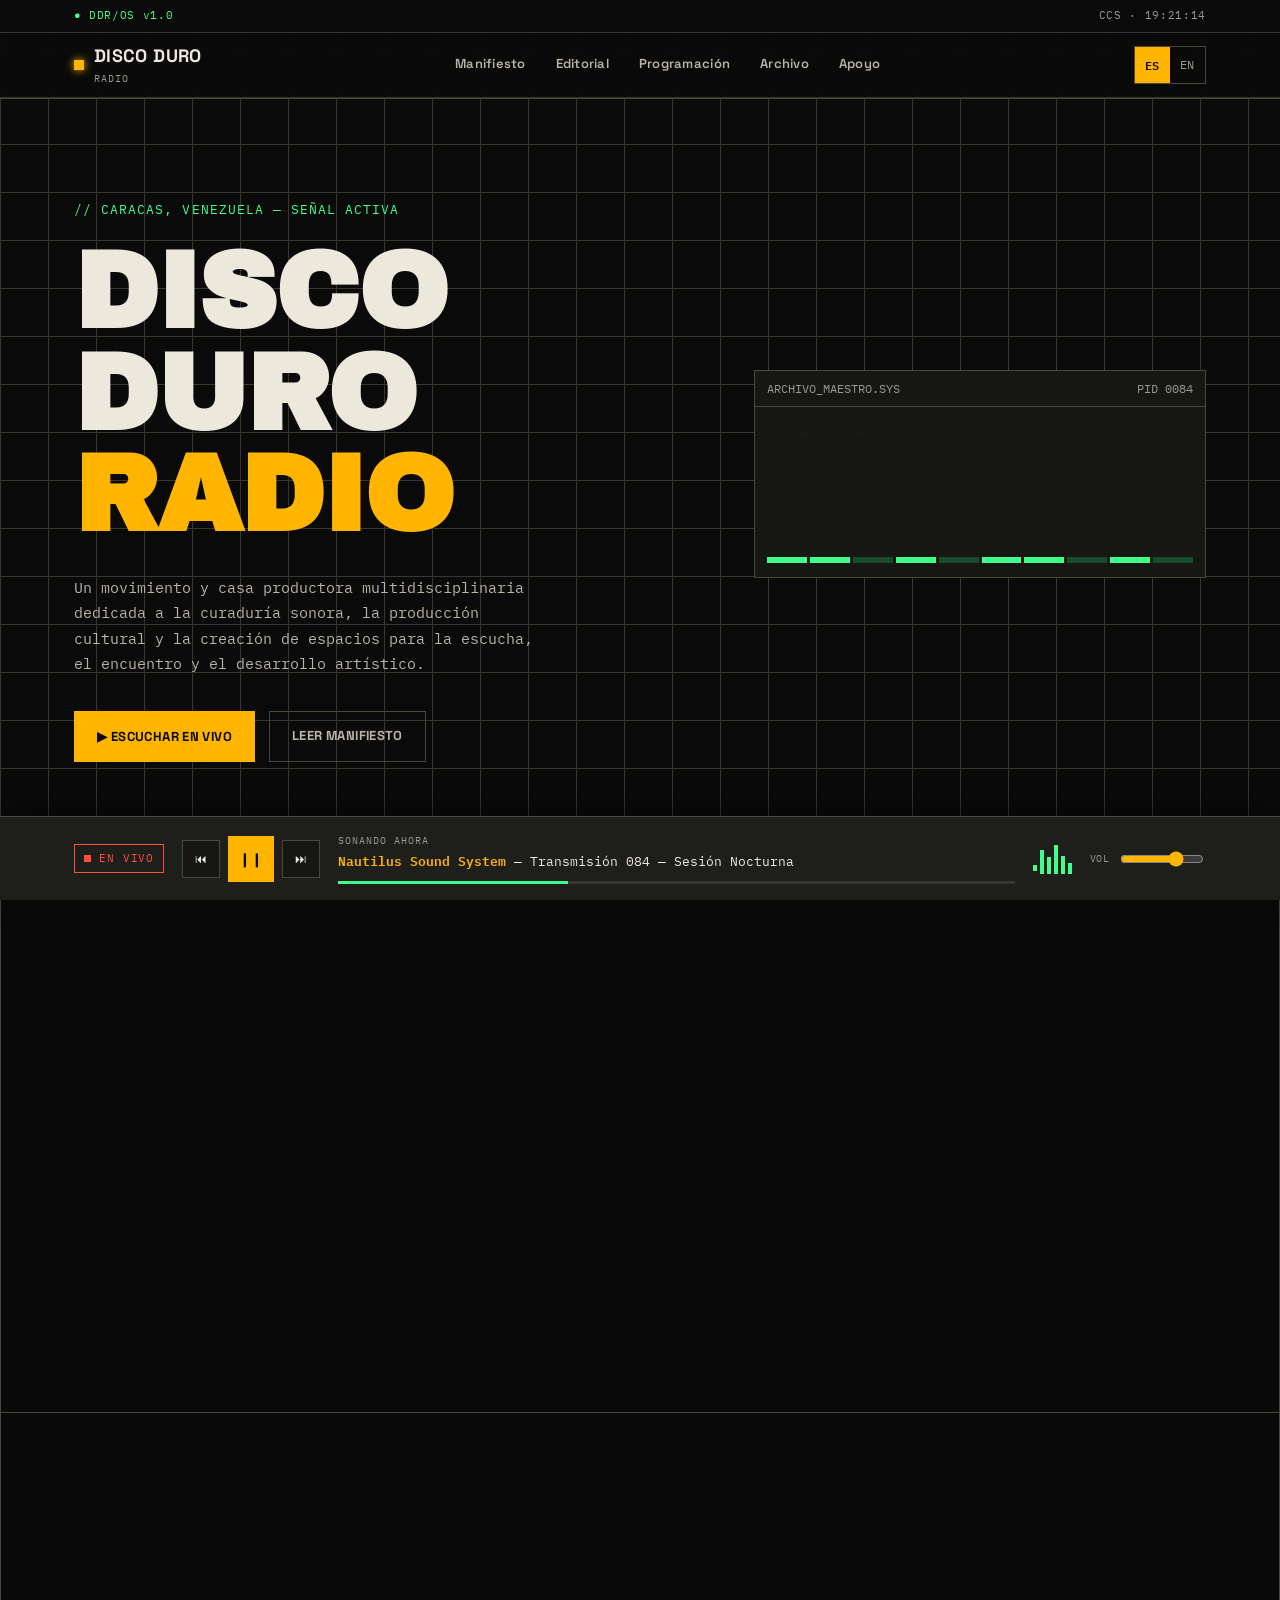
<file: index.html>
<!DOCTYPE html>
<html lang="es">
<head>
  <meta charset="UTF-8">
  <meta http-equiv="refresh" content="0; url=./frontend/">
  <title>Redirigiendo a DiscoDuroRadio...</title>
</head>
<body>
  <p>Redirigiendo a <a href="./frontend/">DiscoDuroRadio</a>...</p>
</body>
</html>
</file>
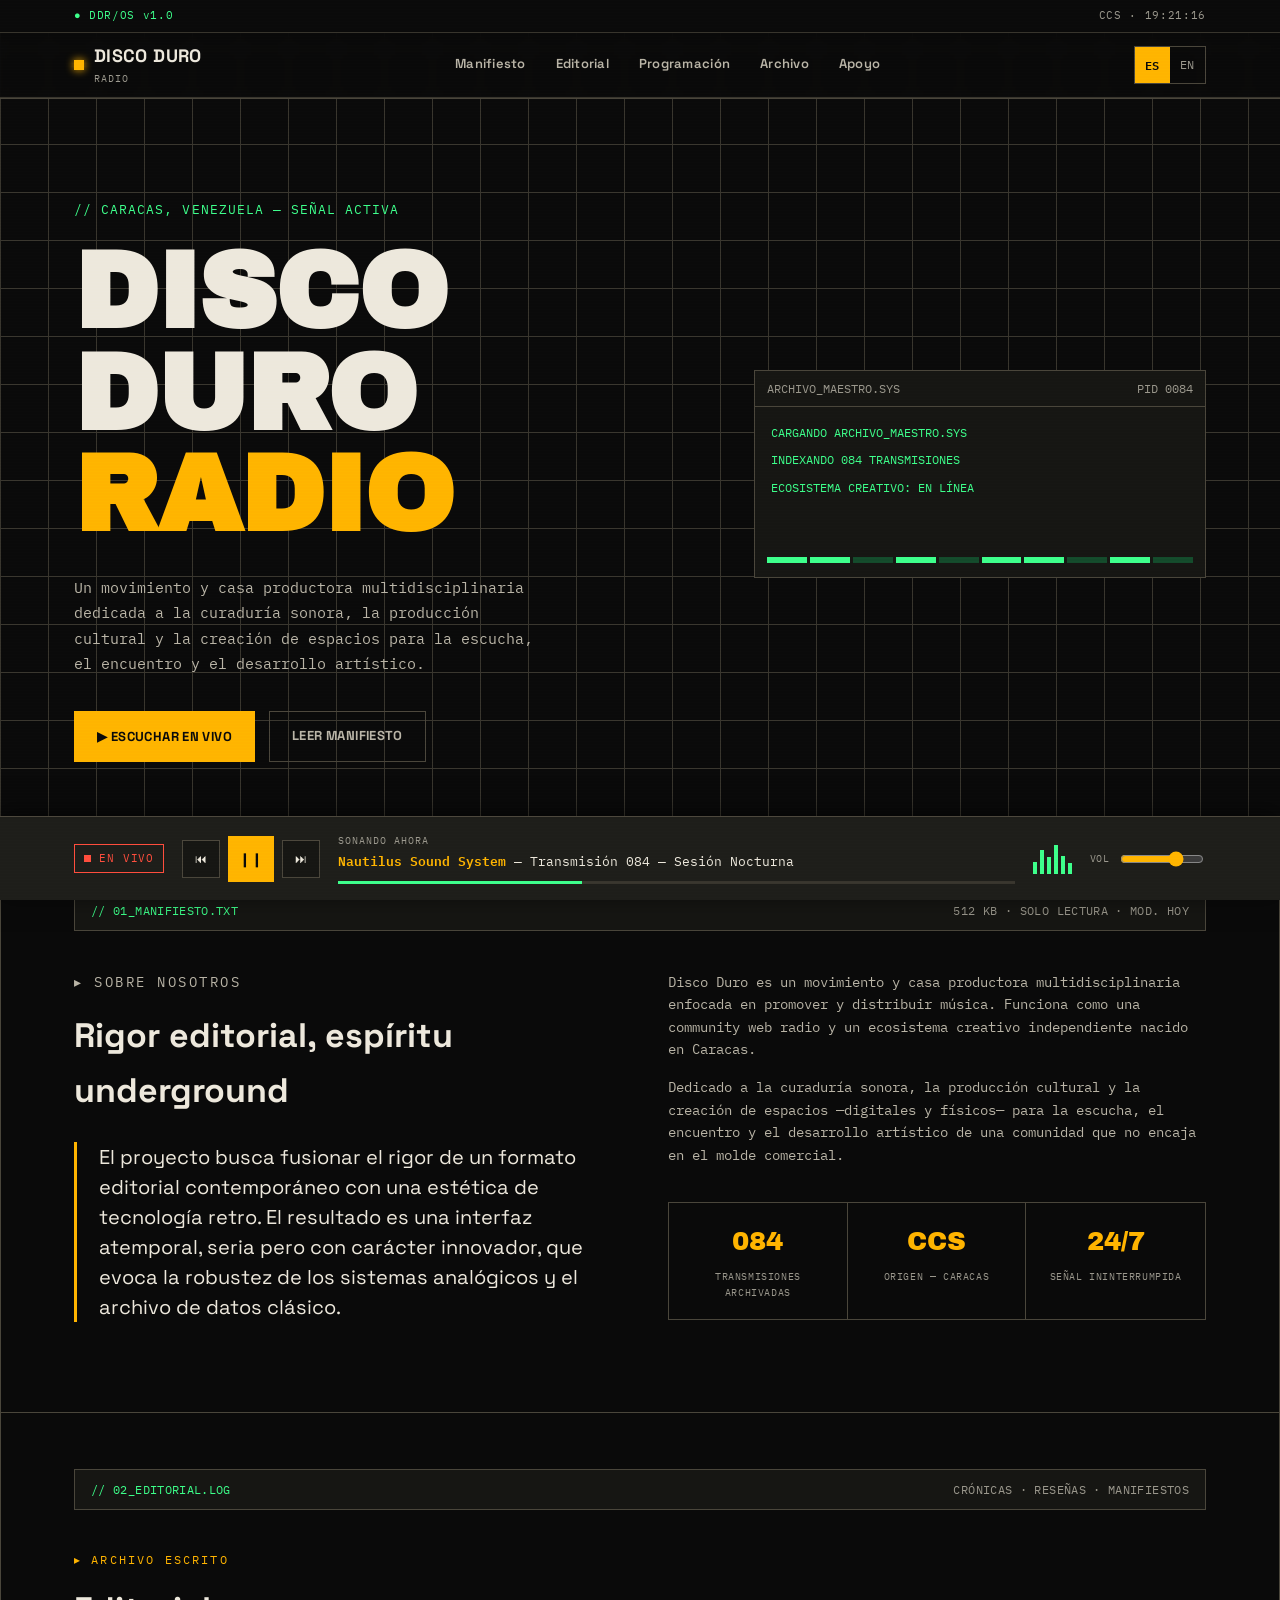
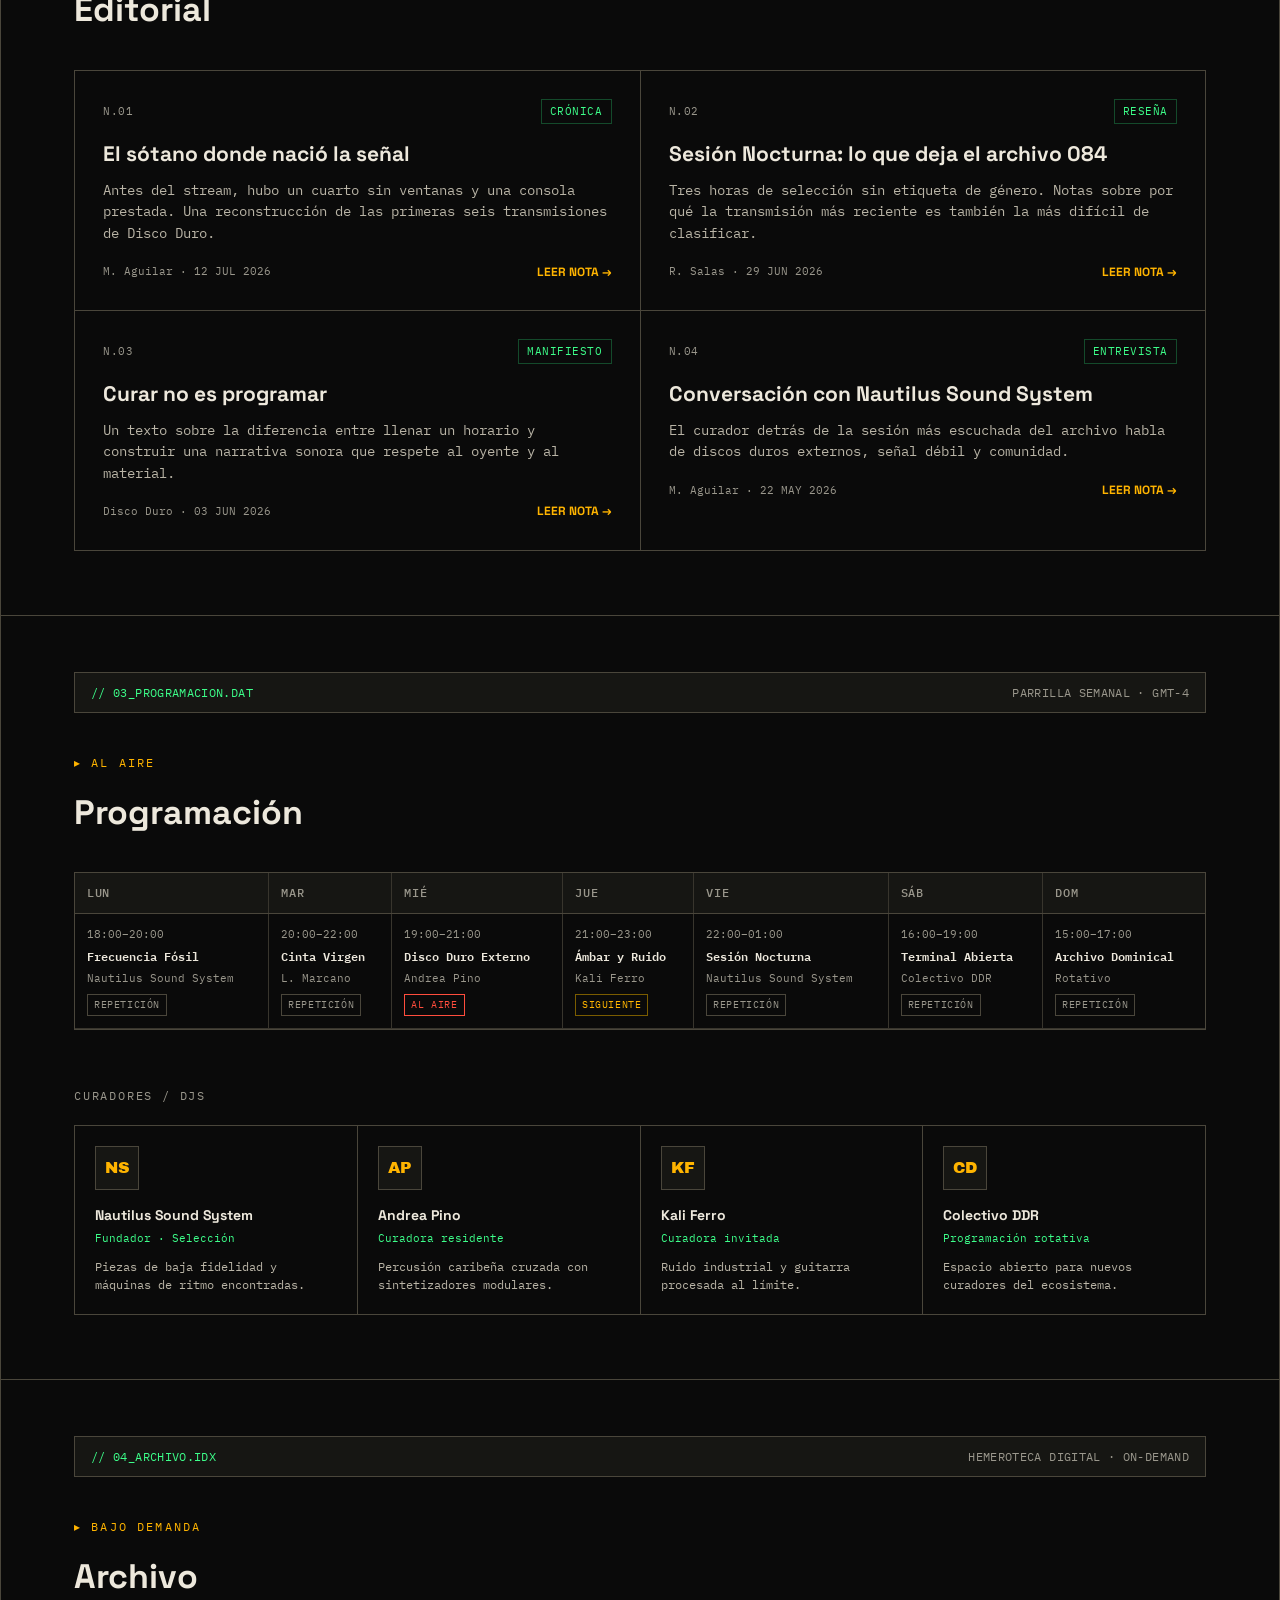
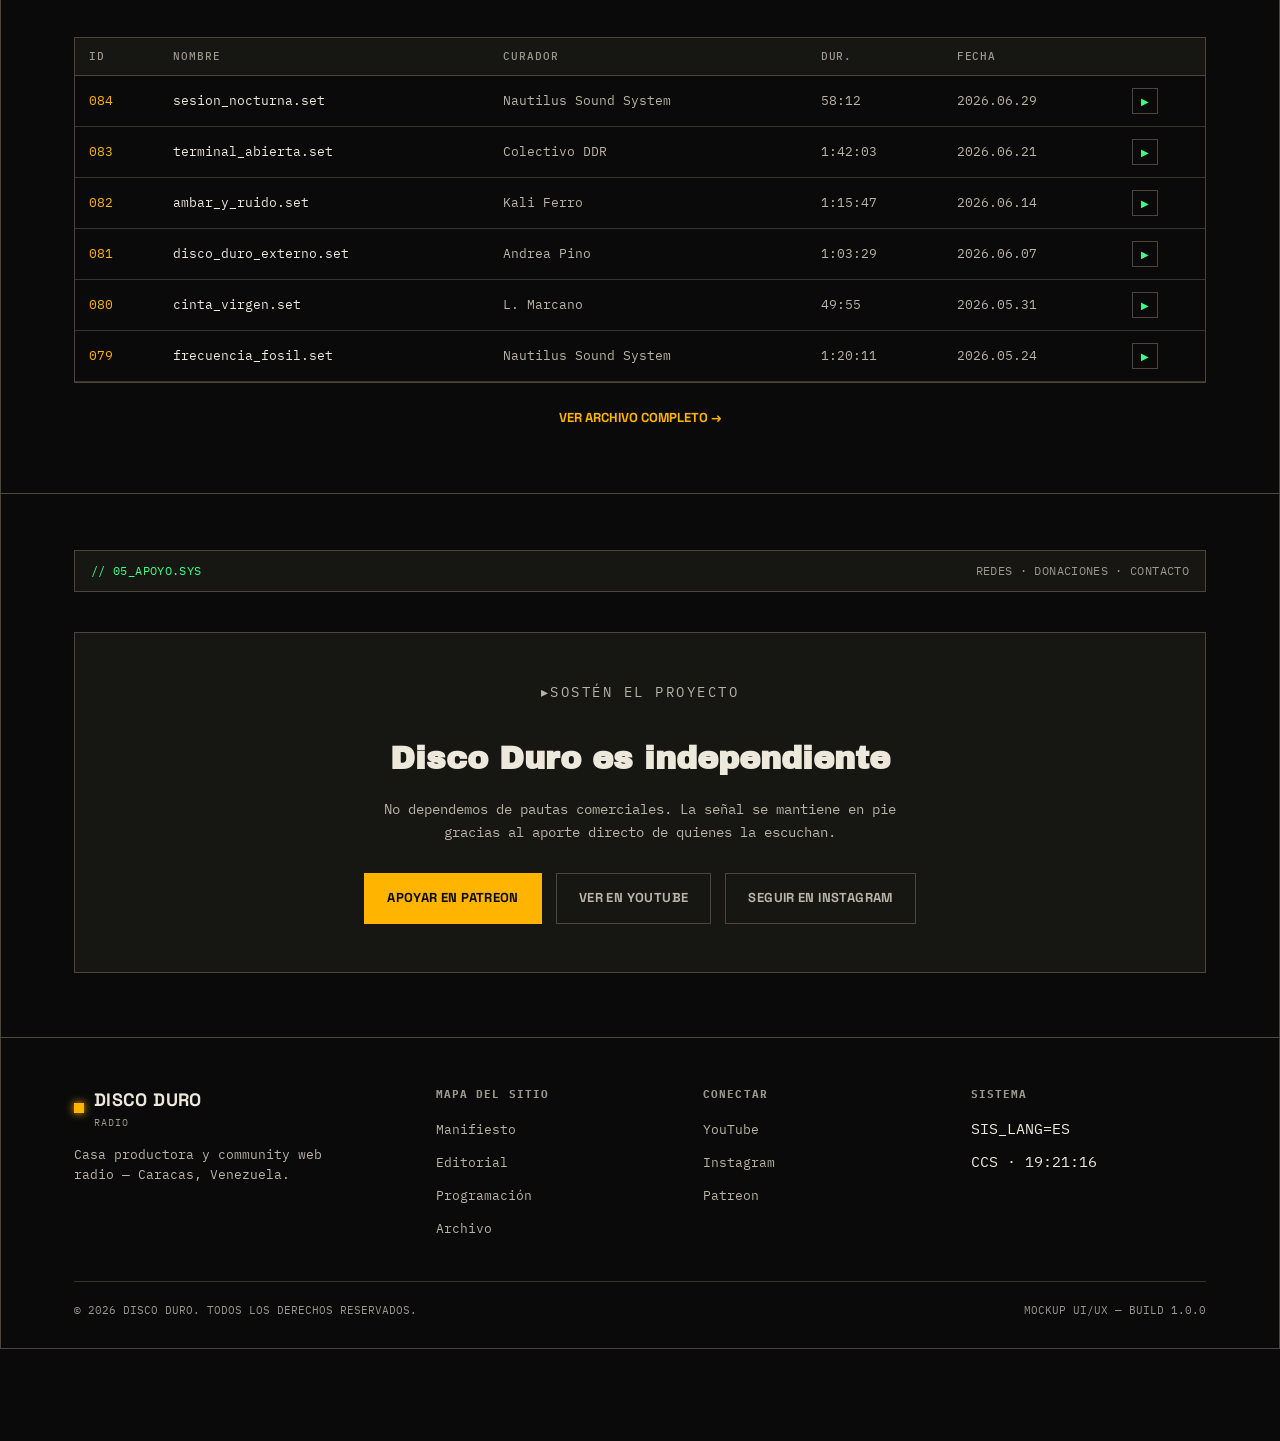
<file: frontend/index.html>
<!DOCTYPE html>
<html lang="es">
<head>
<meta charset="UTF-8">
<meta name="viewport" content="width=device-width, initial-scale=1.0">
<title>Disco Duro Radio — Community Web Radio, Caracas</title>
<meta name="description" content="Disco Duro es un movimiento y casa productora multidisciplinaria: community web radio y ecosistema creativo nacido en Caracas.">
<meta name="keywords" content="Disco Duro, radio, web radio, community radio, Caracas, Venezuela, música, cultura, archivo">
<meta name="author" content="Disco Duro Radio">
<meta name="robots" content="index, follow">
<meta name="theme-color" content="#0a0a0a">
<meta name="color-scheme" content="dark">
<link rel="canonical" href="https://jgir13.github.io/DISCODURORADIO/">

<!-- Favicons -->
<link rel="icon" href="img/favicon.svg" type="image/svg+xml">
<link rel="icon" href="img/favicon-32.png" sizes="32x32" type="image/png">
<link rel="icon" href="img/favicon-16.png" sizes="16x16" type="image/png">
<link rel="shortcut icon" href="img/favicon.ico">
<link rel="apple-touch-icon" href="img/apple-touch-icon.png">
<link rel="manifest" href="manifest.webmanifest">

<!-- Open Graph -->
<meta property="og:type" content="website">
<meta property="og:site_name" content="Disco Duro Radio">
<meta property="og:title" content="Disco Duro Radio — Community Web Radio, Caracas">
<meta property="og:description" content="Movimiento y casa productora multidisciplinaria: community web radio y ecosistema creativo nacido en Caracas.">
<meta property="og:url" content="https://jgir13.github.io/DISCODURORADIO/">
<meta property="og:image" content="https://jgir13.github.io/DISCODURORADIO/img/og-image.jpg">
<meta property="og:image:width" content="1200">
<meta property="og:image:height" content="630">
<meta property="og:image:alt" content="Disco Duro Radio — Community web radio, Caracas">
<meta property="og:locale" content="es_VE">
<meta property="og:locale:alternate" content="en_US">

<!-- Twitter / X -->
<meta name="twitter:card" content="summary_large_image">
<meta name="twitter:title" content="Disco Duro Radio — Community Web Radio, Caracas">
<meta name="twitter:description" content="Movimiento y casa productora multidisciplinaria: community web radio y ecosistema creativo nacido en Caracas.">
<meta name="twitter:image" content="https://jgir13.github.io/DISCODURORADIO/img/og-image.jpg">

<link rel="stylesheet" href="css/style.css">
</head>
<body>

<div class="crt-overlay"></div>

<!-- BOOT BAR -->
<div class="bootbar">
  <div class="wrap">
    <span class="blink" data-i18n="nav.boot">DDR/OS v1.0</span>
    <span id="sysclock">CCS · --:--:--</span>
  </div>
</div>

<!-- NAV -->
<nav class="nav">
  <div class="wrap">
    <a href="#top" class="brand">
      <span class="dot"></span>
      <span>DISCO DURO<small>RADIO</small></span>
    </a>

    <ul class="navlinks" id="navlinks">
      <li><a href="#manifiesto" data-i18n="nav.manifiesto">Manifiesto</a></li>
      <li><a href="#editorial" data-i18n="nav.editorial">Editorial</a></li>
      <li><a href="#programacion" data-i18n="nav.programacion">Programación</a></li>
      <li><a href="#archivo" data-i18n="nav.archivo">Archivo</a></li>
      <li><a href="#apoyo" data-i18n="nav.apoyo">Apoyo</a></li>
    </ul>

    <div class="navtools">
      <div class="langtoggle" id="langtoggle">
        <button data-lang="es" class="active">ES</button>
        <button data-lang="en">EN</button>
      </div>
      <button class="navburger" id="navburger" aria-label="Menú">☰</button>
    </div>
  </div>
</nav>

<!-- HERO -->
<header class="hero" id="top">
  <div class="wrap hero-grid">
    <div class="reveal in">
      <p class="hero-kicker" data-i18n="hero.kicker">// CARACAS, VENEZUELA — SEÑAL ACTIVA</p>
      <h1 class="hero-title">
        <span data-i18n="hero.title_1">DISCO</span>
        <span data-i18n="hero.title_2">DURO</span>
        <span class="accent" data-i18n="hero.title_3">RADIO</span>
      </h1>
      <p class="hero-sub" data-i18n="hero.subtitle">
        Un movimiento y casa productora multidisciplinaria dedicada a la curaduría sonora,
        la producción cultural y la creación de espacios para la escucha, el encuentro y el desarrollo artístico.
      </p>
      <div class="hero-ctas">
        <button class="btn solid" id="heroPlayBtn">
          <span data-i18n="hero.cta_listen">▶ ESCUCHAR EN VIVO</span>
        </button>
        <a href="#manifiesto" class="btn ghost" data-i18n="hero.cta_manifesto">LEER MANIFIESTO</a>
      </div>
    </div>

    <div class="hero-console reveal in">
      <div class="hero-console-head">
        <span>ARCHIVO_MAESTRO.SYS</span>
        <span>PID 0084</span>
      </div>
      <div class="hero-console-body">
        <div class="line" data-i18n="hero.sys_line1">CARGANDO ARCHIVO_MAESTRO.SYS</div>
        <div class="line" data-i18n="hero.sys_line2">INDEXANDO 084 TRANSMISIONES</div>
        <div class="line" data-i18n="hero.sys_line3">ECOSISTEMA CREATIVO: EN LÍNEA<span class="cursor"></span></div>
      </div>
      <div class="hero-console-meter">
        <i class="on"></i><i class="on"></i><i></i><i class="on"></i><i></i><i class="on"></i><i class="on"></i><i></i><i class="on"></i><i></i>
      </div>
    </div>
  </div>
</header>

<!-- MANIFIESTO / SOBRE NOSOTROS -->
<section id="manifiesto">
  <div class="wrap">
    <div class="dirbar reveal">
      <span data-i18n="manifesto.dir" class="dirbar-name">// 01_MANIFIESTO.TXT</span>
      <span data-i18n="manifesto.meta">512 KB · SOLO LECTURA</span>
    </div>

    <div class="manifesto-grid" style="margin-top:40px;">
      <div class="reveal">
        <p class="eyebrow" data-i18n="manifesto.eyebrow">SOBRE NOSOTROS</p>
        <h2 style="font-size: 34px; color: var(--paper); margin-bottom:24px;" data-i18n="manifesto.title">
          Rigor editorial, espíritu underground
        </h2>
        <blockquote class="blockquote" data-i18n="manifesto.quote">
          El proyecto busca fusionar el rigor de un formato editorial contemporáneo con una estética
          de tecnología retro. El resultado es una interfaz atemporal, seria pero con carácter innovador,
          que evoca la robustez de los sistemas analógicos y el archivo de datos clásico.
        </blockquote>
      </div>
      <div class="reveal">
        <p data-i18n="manifesto.p1">
          Disco Duro es un movimiento y casa productora multidisciplinaria enfocada en promover y
          distribuir música. Funciona como una community web radio y un ecosistema creativo
          independiente nacido en Caracas.
        </p>
        <p data-i18n="manifesto.p2">
          Dedicado a la curaduría sonora, la producción cultural y la creación de espacios —digitales
          y físicos— para la escucha, el encuentro y el desarrollo artístico de una comunidad que no
          encaja en el molde comercial.
        </p>
        <div class="stat-row">
          <div class="stat"><div class="n" data-i18n="manifesto.stat1_n">084</div><div class="l" data-i18n="manifesto.stat1_l">TRANSMISIONES ARCHIVADAS</div></div>
          <div class="stat"><div class="n" data-i18n="manifesto.stat2_n">CCS</div><div class="l" data-i18n="manifesto.stat2_l">ORIGEN — CARACAS</div></div>
          <div class="stat"><div class="n" data-i18n="manifesto.stat3_n">24/7</div><div class="l" data-i18n="manifesto.stat3_l">SEÑAL ININTERRUMPIDA</div></div>
        </div>
      </div>
    </div>
  </div>
</section>

<!-- EDITORIAL -->
<section id="editorial">
  <div class="wrap">
    <div class="dirbar reveal">
      <span data-i18n="editorial.dir" class="dirbar-name">// 02_EDITORIAL.LOG</span>
      <span data-i18n="editorial.meta">CRÓNICAS · RESEÑAS · MANIFIESTOS</span>
    </div>
    <div style="margin-top:40px; margin-bottom:32px;" class="reveal">
      <p class="eyebrow" data-i18n="editorial.eyebrow">ARCHIVO ESCRITO</p>
      <h2 style="font-size:34px; color:var(--paper);" data-i18n="editorial.title">Editorial</h2>
    </div>
    <div class="editorial-grid reveal" id="editorialGrid"></div>
  </div>
</section>

<!-- PROGRAMACIÓN -->
<section id="programacion">
  <div class="wrap">
    <div class="dirbar reveal">
      <span data-i18n="schedule.dir" class="dirbar-name">// 03_PROGRAMACION.DAT</span>
      <span data-i18n="schedule.meta">PARRILLA SEMANAL · GMT-4</span>
    </div>
    <div style="margin-top:40px; margin-bottom:32px;" class="reveal">
      <p class="eyebrow" data-i18n="schedule.eyebrow">AL AIRE</p>
      <h2 style="font-size:34px; color:var(--paper);" data-i18n="schedule.title">Programación</h2>
    </div>

    <div class="schedule-table reveal">
      <table class="grid-week">
        <thead><tr id="scheduleHeadRow"></tr></thead>
        <tbody><tr id="scheduleBodyRow"></tr></tbody>
      </table>
    </div>

    <p class="curators-eyebrow reveal" data-i18n="schedule.curators_eyebrow">CURADORES / DJS</p>
    <div class="curators-grid reveal" id="curatorsGrid"></div>
  </div>
</section>

<!-- ARCHIVO / PLAYLIST -->
<section id="archivo">
  <div class="wrap">
    <div class="dirbar reveal">
      <span data-i18n="vault.dir" class="dirbar-name">// 04_ARCHIVO.IDX</span>
      <span data-i18n="vault.meta">HEMEROTECA DIGITAL · ON-DEMAND</span>
    </div>
    <div style="margin-top:40px; margin-bottom:32px;" class="reveal">
      <p class="eyebrow" data-i18n="vault.eyebrow">BAJO DEMANDA</p>
      <h2 style="font-size:34px; color:var(--paper);" data-i18n="vault.title">Archivo</h2>
    </div>

    <div class="vault-table reveal">
      <table class="grid-vault">
        <thead>
          <tr>
            <th data-i18n="vault.col_id">ID</th>
            <th data-i18n="vault.col_name">NOMBRE</th>
            <th data-i18n="vault.col_curator">CURADOR</th>
            <th data-i18n="vault.col_dur">DUR.</th>
            <th data-i18n="vault.col_date">FECHA</th>
            <th></th>
          </tr>
        </thead>
        <tbody id="vaultBody"></tbody>
      </table>
    </div>
    <div class="vault-footer reveal">
      <a href="#archivo" data-i18n="vault.view_all">VER ARCHIVO COMPLETO →</a>
    </div>
  </div>
</section>

<!-- APOYO -->
<section id="apoyo">
  <div class="wrap">
    <div class="dirbar reveal">
      <span data-i18n="support.dir" class="dirbar-name">// 05_APOYO.SYS</span>
      <span data-i18n="support.meta">REDES · DONACIONES · CONTACTO</span>
    </div>
    <div class="support-panel reveal" style="margin-top:40px;">
      <p class="eyebrow" style="justify-content:center; display:flex;" data-i18n="support.eyebrow">SOSTÉN EL PROYECTO</p>
      <h2 data-i18n="support.title">Disco Duro es independiente</h2>
      <p data-i18n="support.text">No dependemos de pautas comerciales. La señal se mantiene en pie gracias al aporte directo de quienes la escuchan.</p>
      <div class="support-ctas">
        <a class="btn solid" href="https://www.patreon.com" target="_blank" rel="noopener" data-i18n="support.cta_patreon">APOYAR EN PATREON</a>
        <a class="btn ghost" href="https://www.youtube.com" target="_blank" rel="noopener" data-i18n="support.cta_youtube">VER EN YOUTUBE</a>
        <a class="btn ghost" href="https://www.instagram.com" target="_blank" rel="noopener" data-i18n="support.cta_instagram">SEGUIR EN INSTAGRAM</a>
      </div>
    </div>
  </div>
</section>

<!-- FOOTER -->
<footer>
  <div class="wrap">
    <div class="footer-grid">
      <div class="footer-brand">
        <div class="brand" style="margin-bottom:14px;">
          <span class="dot"></span><span>DISCO DURO<small>RADIO</small></span>
        </div>
        <p data-i18n="footer.tagline">Casa productora y community web radio — Caracas, Venezuela.</p>
      </div>
      <div>
        <h5 data-i18n="footer.col_map">MAPA DEL SITIO</h5>
        <ul>
          <li><a href="#manifiesto" data-i18n="nav.manifiesto">Manifiesto</a></li>
          <li><a href="#editorial" data-i18n="nav.editorial">Editorial</a></li>
          <li><a href="#programacion" data-i18n="nav.programacion">Programación</a></li>
          <li><a href="#archivo" data-i18n="nav.archivo">Archivo</a></li>
        </ul>
      </div>
      <div>
        <h5 data-i18n="footer.col_connect">CONECTAR</h5>
        <ul>
          <li><a href="https://www.youtube.com" target="_blank" rel="noopener">YouTube</a></li>
          <li><a href="https://www.instagram.com" target="_blank" rel="noopener">Instagram</a></li>
          <li><a href="https://www.patreon.com" target="_blank" rel="noopener">Patreon</a></li>
        </ul>
      </div>
      <div>
        <h5 data-i18n="footer.col_system">SISTEMA</h5>
        <ul>
          <li><span id="footerLangLabel">SYS_LANG=ES</span></li>
          <li><span id="footerClock">CCS · --:--:--</span></li>
        </ul>
      </div>
    </div>
    <div class="footer-bottom">
      <span data-i18n="footer.rights">© 2026 DISCO DURO. TODOS LOS DERECHOS RESERVADOS.</span>
      <span data-i18n="footer.build">MOCKUP UI/UX — BUILD 1.0.0</span>
    </div>
  </div>
</footer>

<!-- PERSISTENT PLAYER -->
<div class="player" id="player">
  <div class="wrap">
    <div class="player-status" id="playerStatus">
      <span class="reddot"></span>
      <span class="status-text" data-i18n="player.live">EN VIVO</span>
    </div>

    <div class="player-transport">
      <button id="prevBtn" aria-label="Anterior" data-i18n-title="player.prev">⏮</button>
      <button id="playBtn" class="playpause" aria-label="Reproducir">▶</button>
      <button id="nextBtn" aria-label="Siguiente" data-i18n-title="player.next">⏭</button>
    </div>

    <div class="player-meta">
      <div class="np-label" data-i18n="player.now_playing">SONANDO AHORA</div>
      <div class="np-track">
        <b data-i18n="player.track_artist">Nautilus Sound System</b>
        — <span data-i18n="player.track_title">Transmisión 084 — Sesión Nocturna</span>
      </div>
      <div class="player-progress"><i id="playerProgress"></i></div>
    </div>

    <div class="player-meter">
      <i></i><i></i><i></i><i></i><i></i><i></i>
    </div>

    <div class="player-volume">
      <label data-i18n="player.vol">VOL</label>
      <input type="range" min="0" max="100" value="70" id="volRange">
    </div>
  </div>
</div>

<script src="js/main.js"></script>
</body>
</html>
</file>
<file: frontend/css/style.css>
/* =========================================================================
   DISCO DURO RADIO — UI/UX MOCKUP
   Design language: editorial-industrial / classic data archive / retro CRT
   ========================================================================= */

@import url('https://fonts.googleapis.com/css2?family=Archivo+Black&family=Space+Grotesk:wght@400;500;600;700&family=IBM+Plex+Mono:wght@400;500;600&display=swap');

:root{
  /* --- color tokens --- */
  --black:        #0a0a0a;
  --carbon:       #161613;
  --carbon-2:     #1e1e1a;
  --paper:        #ede8dc;
  --paper-dim:    #b9b4a6;
  --amber:        #ffb400;
  --amber-dim:    #7a5c00;
  --phosphor:     #3dff8a;
  --phosphor-dim: #144a2b;
  --aluminum:     #9a978c;
  --border:       #38352d;
  --border-lite:  #4a463b;
  --danger:       #ff4d3d;

  /* --- type tokens --- */
  --f-display: 'Archivo Black', sans-serif;
  --f-grotesk: 'Space Grotesk', sans-serif;
  --f-mono: 'IBM Plex Mono', monospace;

  /* --- layout tokens --- */
  --grid-gap: 1px;
  --player-h: 84px;
  --nav-h: 64px;
  --radius: 0px;
}

*{ box-sizing: border-box; }
html{ scroll-behavior: smooth; }

body{
  margin:0;
  background: var(--black);
  background-image:
    linear-gradient(var(--border) 1px, transparent 1px),
    linear-gradient(90deg, var(--border) 1px, transparent 1px);
  background-size: 48px 48px;
  background-attachment: fixed;
  color: var(--paper);
  font-family: var(--f-mono);
  font-size: 15px;
  line-height: 1.6;
  padding-bottom: calc(var(--player-h) + 8px);
  -webkit-font-smoothing: antialiased;
}

a{ color: var(--amber); text-decoration:none; }
img{ max-width:100%; display:block; }
::selection{ background: var(--amber); color: var(--black); }

*:focus-visible{
  outline: 2px solid var(--phosphor);
  outline-offset: 2px;
}

@media (prefers-reduced-motion: reduce){
  *{ animation-duration: 0.001s !important; transition-duration: 0.001s !important; }
}

.wrap{
  max-width: 1180px;
  margin: 0 auto;
  padding: 0 24px;
}

/* =========================================================================
   UTILITY: scanline / grain overlay (subtle, whole-page CRT texture)
   ========================================================================= */
.crt-overlay{
  position: fixed;
  inset: 0;
  pointer-events: none;
  z-index: 999;
  opacity: 0.035;
  background: repeating-linear-gradient(
    to bottom, #fff 0px, #fff 1px, transparent 1px, transparent 3px
  );
  mix-blend-mode: overlay;
}

/* =========================================================================
   TOP BOOT BAR
   ========================================================================= */
.bootbar{
  border-bottom: 1px solid var(--border);
  background: var(--black);
  font-size: 11px;
  letter-spacing: 0.06em;
  color: var(--aluminum);
}
.bootbar .wrap{
  display:flex;
  justify-content: space-between;
  align-items:center;
  padding-top:7px;
  padding-bottom:7px;
  flex-wrap: wrap;
  gap: 6px;
}
.bootbar .blink{ color: var(--phosphor); }
.bootbar .blink::before{ content:"● "; animation: blink 1.6s steps(2) infinite; }
@keyframes blink{ 50%{ opacity:0.15; } }

/* =========================================================================
   NAV
   ========================================================================= */
.nav{
  position: sticky;
  top:0;
  z-index: 60;
  background: rgba(10,10,10,0.92);
  backdrop-filter: blur(6px);
  border-bottom: 1px solid var(--border);
}
.nav .wrap{
  height: var(--nav-h);
  display:flex;
  align-items:center;
  justify-content: space-between;
  gap: 24px;
}
.brand{
  display:flex;
  align-items:center;
  gap:10px;
  font-family: var(--f-grotesk);
  font-weight:700;
  font-size: 18px;
  letter-spacing: 0.02em;
  color: var(--paper);
}
.brand .dot{
  width:10px; height:10px;
  background: var(--amber);
  box-shadow: 0 0 8px var(--amber);
  flex-shrink:0;
}
.brand small{
  display:block;
  font-family: var(--f-mono);
  font-weight:400;
  font-size:10px;
  color: var(--aluminum);
  letter-spacing: 0.1em;
}

.navlinks{
  display:flex;
  gap: 4px;
  list-style:none;
  margin:0; padding:0;
  font-family: var(--f-grotesk);
  font-size: 13px;
  font-weight:600;
  letter-spacing: 0.02em;
}
.navlinks a{
  display:block;
  color: var(--paper-dim);
  padding: 10px 12px;
  border: 1px solid transparent;
  transition: color .15s, border-color .15s, background .15s;
}
.navlinks a:hover, .navlinks a.active{
  color: var(--amber);
  border-color: var(--border-lite);
  background: var(--carbon);
}

.navtools{ display:flex; align-items:center; gap:10px; }
.langtoggle{
  display:flex;
  border: 1px solid var(--border-lite);
  font-family: var(--f-mono);
  font-size: 12px;
}
.langtoggle button{
  background: transparent;
  border:none;
  color: var(--aluminum);
  padding: 8px 10px;
  cursor:pointer;
  font-family: inherit;
  font-size: inherit;
  letter-spacing: 0.05em;
}
.langtoggle button.active{
  background: var(--amber);
  color: var(--black);
  font-weight:600;
}

.navburger{
  display:none;
  background:none;
  border: 1px solid var(--border-lite);
  color: var(--paper);
  width:38px; height:38px;
  cursor:pointer;
  font-family: var(--f-mono);
}

@media (max-width: 880px){
  .navlinks{
    position: fixed;
    top: calc(var(--nav-h) + 1px);
    left:0; right:0;
    background: var(--black);
    border-bottom: 1px solid var(--border);
    flex-direction: column;
    padding: 8px;
    display:none;
  }
  .navlinks.open{ display:flex; }
  .navlinks a{ padding: 12px; }
  .navburger{ display:block; }
}

/* =========================================================================
   DIRECTORY-STYLE SECTION TITLEBAR  (signature system element)
   ========================================================================= */
.dirbar{
  display:flex;
  align-items:center;
  justify-content: space-between;
  gap: 12px;
  border: 1px solid var(--border-lite);
  background: var(--carbon);
  padding: 10px 16px;
  font-family: var(--f-mono);
  font-size: 12px;
  color: var(--aluminum);
  letter-spacing: 0.03em;
  margin-bottom: 0;
}
.dirbar .dirbar-name{ color: var(--phosphor); }
.dirbar .dirbar-dots{
  display:flex; gap:6px;
}
.dirbar .dirbar-dots span{
  width:8px; height:8px;
  border: 1px solid var(--border-lite);
}

section{
  border-left: 1px solid var(--border-lite);
  border-right: 1px solid var(--border-lite);
  border-bottom: 1px solid var(--border-lite);
  padding: 56px 0 64px;
  background: var(--black);
}
section > .wrap > .dirbar{ margin-bottom: 40px; }
section .wrap{ position: relative; }

.eyebrow{
  font-family: var(--f-mono);
  font-size: 12px;
  letter-spacing: 0.18em;
  color: var(--amber);
  margin: 0 0 14px;
}
.eyebrow::before{ content:"▸ "; }

h1,h2,h3{ font-family: var(--f-grotesk); margin:0; }

/* =========================================================================
   HERO
   ========================================================================= */
.hero{
  border-top: 1px solid var(--border-lite);
  padding: 88px 0 72px;
  position: relative;
  overflow: hidden;
}
.hero-grid{
  display:grid;
  grid-template-columns: 1.4fr 1fr;
  gap: 48px;
  align-items: center;
}
.hero-kicker{
  font-family: var(--f-mono);
  color: var(--phosphor);
  font-size: 13px;
  letter-spacing: 0.08em;
  margin-bottom: 22px;
}
.hero-title{
  font-family: var(--f-display);
  font-size: clamp(52px, 9vw, 108px);
  line-height: 0.94;
  letter-spacing: -0.01em;
  margin: 0 0 28px;
  color: var(--paper);
}
.hero-title span{ display:block; }
.hero-title .accent{ color: var(--amber); }
.hero-sub{
  max-width: 480px;
  color: var(--paper-dim);
  font-size: 15px;
  line-height: 1.7;
  margin-bottom: 34px;
}
.hero-ctas{ display:flex; gap:14px; flex-wrap:wrap; }

.btn{
  font-family: var(--f-grotesk);
  font-weight: 700;
  font-size: 13px;
  letter-spacing: 0.03em;
  padding: 14px 22px;
  border: 1px solid var(--amber);
  background: transparent;
  color: var(--amber);
  cursor:pointer;
  transition: background .15s, color .15s;
  display:inline-flex;
  align-items:center;
  gap:8px;
}
.btn:hover{ background: var(--amber); color: var(--black); }
.btn.solid{ background: var(--amber); color: var(--black); }
.btn.solid:hover{ background: var(--paper); border-color: var(--paper); }
.btn.ghost{ border-color: var(--border-lite); color: var(--paper-dim); }
.btn.ghost:hover{ background: var(--carbon); color: var(--paper); border-color: var(--border-lite); }

/* hero console panel */
.hero-console{
  border: 1px solid var(--border-lite);
  background: var(--carbon);
  font-family: var(--f-mono);
  font-size: 12px;
}
.hero-console-head{
  border-bottom: 1px solid var(--border-lite);
  padding: 8px 12px;
  display:flex; justify-content: space-between;
  color: var(--aluminum);
}
.hero-console-body{ padding: 16px; color: var(--phosphor); min-height: 150px; }
.hero-console-body .line{ margin-bottom: 8px; opacity:0; animation: typein .4s forwards; }
.hero-console-body .line:nth-child(1){ animation-delay: .2s; }
.hero-console-body .line:nth-child(2){ animation-delay: .9s; }
.hero-console-body .line:nth-child(3){ animation-delay: 1.6s; }
.hero-console-body .cursor{ display:inline-block; width:8px; height:14px; background: var(--phosphor); animation: blink 1s steps(2) infinite; vertical-align: -2px; }
@keyframes typein{ to{ opacity:1; } }
.hero-console-meter{
  display:flex; gap:3px; padding: 0 12px 14px;
}
.hero-console-meter i{
  flex:1; height:6px; background: var(--phosphor-dim); display:block;
}
.hero-console-meter i.on{ background: var(--phosphor); }

/* =========================================================================
   MANIFESTO
   ========================================================================= */
.manifesto-grid{
  display:grid;
  grid-template-columns: 1fr 1fr;
  gap: 56px;
  align-items: start;
}
.blockquote{
  border-left: 3px solid var(--amber);
  padding-left: 22px;
  font-family: var(--f-grotesk);
  font-size: 20px;
  line-height: 1.5;
  color: var(--paper);
  margin: 0 0 26px;
}
.manifesto-grid p{ color: var(--paper-dim); margin: 0 0 16px; font-size: 14px; }
.stat-row{
  display:grid;
  grid-template-columns: repeat(3,1fr);
  border: 1px solid var(--border-lite);
  margin-top: 36px;
}
.stat{
  padding: 18px 16px;
  border-right: 1px solid var(--border-lite);
  text-align:center;
}
.stat:last-child{ border-right:none; }
.stat .n{ font-family: var(--f-display); font-size: 26px; color: var(--amber); }
.stat .l{ font-size: 10px; color: var(--aluminum); letter-spacing: 0.06em; margin-top: 6px; }

/* =========================================================================
   EDITORIAL
   ========================================================================= */
.editorial-grid{
  display:grid;
  grid-template-columns: repeat(2, 1fr);
  gap: 1px;
  border: 1px solid var(--border-lite);
  background: var(--border-lite);
}
.post-card{
  background: var(--black);
  padding: 28px;
  transition: background .15s;
}
.post-card:hover{ background: var(--carbon); }
.post-head{
  display:flex; justify-content: space-between; align-items:baseline;
  font-family: var(--f-mono); font-size: 11px; color: var(--aluminum);
  margin-bottom: 16px; letter-spacing: 0.05em;
}
.post-head .tag{ color: var(--phosphor); border:1px solid var(--phosphor-dim); padding: 3px 8px; }
.post-title{
  font-family: var(--f-grotesk); font-size: 21px; font-weight:700;
  color: var(--paper); margin: 0 0 12px; line-height:1.3;
}
.post-excerpt{ color: var(--paper-dim); font-size: 13.5px; margin:0 0 18px; }
.post-foot{
  display:flex; justify-content: space-between; align-items:center;
  font-size: 11px; color: var(--aluminum);
}
.post-foot a{ font-family: var(--f-grotesk); font-weight:700; color: var(--amber); font-size:12px; }

/* =========================================================================
   SCHEDULE
   ========================================================================= */
.schedule-table{
  border: 1px solid var(--border-lite);
  overflow-x:auto;
}
table.grid-week{
  width:100%;
  border-collapse: collapse;
  min-width: 640px;
  font-family: var(--f-mono);
  font-size: 12px;
}
table.grid-week th{
  text-align:left;
  background: var(--carbon);
  color: var(--aluminum);
  padding: 10px 12px;
  border-bottom: 1px solid var(--border-lite);
  border-right: 1px solid var(--border);
  font-weight:500;
  letter-spacing: 0.06em;
  white-space: nowrap;
}
table.grid-week td{
  padding: 12px;
  border-bottom: 1px solid var(--border);
  border-right: 1px solid var(--border);
  vertical-align: top;
  color: var(--paper-dim);
}
table.grid-week th:last-child, table.grid-week td:last-child{ border-right:none; }
.show-time{ display:block; color: var(--aluminum); font-size:11px; margin-bottom:4px; }
.show-title{ display:block; color: var(--paper); font-weight:600; margin-bottom:4px; }
.show-host{ display:block; font-size: 11px; color: var(--aluminum); }
.tag-status{
  display:inline-block; font-size:10px; letter-spacing: 0.06em;
  padding: 2px 6px; margin-top:6px; border: 1px solid var(--border-lite);
}
.tag-status.live{ color: var(--danger); border-color: var(--danger); }
.tag-status.next{ color: var(--amber); border-color: var(--amber-dim); }
.tag-status.rerun{ color: var(--aluminum); }

.curators-eyebrow{
  margin-top: 56px;
  margin-bottom: 20px;
  font-family: var(--f-mono);
  font-size: 12px; letter-spacing: 0.15em; color: var(--aluminum);
}
.curators-grid{
  display:grid;
  grid-template-columns: repeat(4, 1fr);
  gap: 1px;
  background: var(--border-lite);
  border: 1px solid var(--border-lite);
}
.curator-card{ background: var(--black); padding: 20px; }
.curator-avatar{
  width: 44px; height:44px;
  border: 1px solid var(--border-lite);
  background: var(--carbon);
  display:flex; align-items:center; justify-content:center;
  font-family: var(--f-display); color: var(--amber); font-size: 16px;
  margin-bottom: 14px;
}
.curator-card h4{ font-family: var(--f-grotesk); font-size: 14px; color: var(--paper); margin:0 0 4px; }
.curator-role{ font-size: 11px; color: var(--phosphor); margin: 0 0 10px; }
.curator-bio{ font-size: 12px; color: var(--paper-dim); margin:0; line-height:1.5; }

/* =========================================================================
   VAULT / ARCHIVE
   ========================================================================= */
.vault-table{ border: 1px solid var(--border-lite); overflow-x: auto; }
table.grid-vault{ width:100%; border-collapse: collapse; min-width: 640px; font-family: var(--f-mono); font-size: 13px; }
table.grid-vault thead th{
  text-align:left; padding: 10px 14px; background: var(--carbon);
  color: var(--aluminum); font-size:11px; letter-spacing:0.08em; font-weight:500;
  border-bottom: 1px solid var(--border-lite);
}
table.grid-vault tbody tr{ border-bottom: 1px solid var(--border); transition: background .12s; }
table.grid-vault tbody tr:hover{ background: var(--carbon); }
table.grid-vault td{ padding: 12px 14px; color: var(--paper-dim); }
table.grid-vault td.id{ color: var(--amber); }
table.grid-vault td.name{ color: var(--paper); }
.vault-play{
  width: 26px; height:26px;
  border: 1px solid var(--border-lite);
  background: transparent;
  color: var(--phosphor);
  cursor: pointer;
  font-size: 10px;
}
.vault-play:hover{ background: var(--phosphor); color: var(--black); }
.vault-footer{ margin-top: 22px; text-align:center; }
.vault-footer a{ font-family: var(--f-grotesk); font-weight:700; font-size: 13px; }

/* =========================================================================
   SUPPORT
   ========================================================================= */
.support-panel{
  border: 1px solid var(--border-lite);
  background: var(--carbon);
  padding: 48px;
  text-align:center;
}
.support-panel h2{ font-family:var(--f-display); font-size: 32px; color: var(--paper); margin-bottom:14px; }
.support-panel p{ color: var(--paper-dim); max-width: 520px; margin: 0 auto 30px; font-size:14px; }
.support-ctas{ display:flex; justify-content:center; gap:14px; flex-wrap:wrap; }

/* =========================================================================
   PLAYER (persistent, hardware-deck signature)
   ========================================================================= */
.player{
  position: fixed;
  bottom:0; left:0; right:0;
  height: var(--player-h);
  z-index: 80;
  background: var(--carbon-2);
  border-top: 1px solid var(--border-lite);
  box-shadow: 0 -4px 24px rgba(0,0,0,0.55);
}
.player .wrap{
  height:100%;
  display:grid;
  grid-template-columns: auto auto 1fr auto auto;
  align-items:center;
  gap: 18px;
}
.player-status{
  display:flex; align-items:center; gap:8px;
  font-family: var(--f-mono); font-size: 11px; letter-spacing:0.08em;
  border: 1px solid var(--danger);
  color: var(--danger);
  padding: 5px 9px;
  white-space:nowrap;
}
.player-status .reddot{
  width:7px; height:7px; background: var(--danger); animation: blink 1.3s steps(2) infinite;
}
.player-status.mode-archive{ border-color: var(--phosphor); color: var(--phosphor); }
.player-status.mode-archive .reddot{ background: var(--phosphor); }

.player-transport{ display:flex; align-items:center; gap:8px; }
.player-transport button{
  width: 38px; height:38px;
  border: 1px solid var(--border-lite);
  background: var(--carbon);
  color: var(--paper);
  cursor: pointer;
  font-family: var(--f-mono);
  font-size: 12px;
  display:flex; align-items:center; justify-content:center;
}
.player-transport button.playpause{
  width:46px; height:46px;
  background: var(--amber);
  color: var(--black);
  border-color: var(--amber);
  font-size: 14px;
}
.player-transport button:hover{ border-color: var(--amber); }

.player-meta{
  min-width:0;
  font-family: var(--f-mono);
}
.player-meta .np-label{ font-size: 10px; letter-spacing: 0.1em; color: var(--aluminum); margin-bottom:2px; }
.player-meta .np-track{
  font-size: 13px; color: var(--paper);
  overflow:hidden; white-space:nowrap; text-overflow: ellipsis;
}
.player-meta .np-track b{ color: var(--amber); font-weight:600; }
.player-progress{
  height:3px; background: var(--border); margin-top:8px; position:relative; overflow:hidden;
}
.player-progress i{
  position:absolute; left:0; top:0; bottom:0; width: 34%;
  background: var(--phosphor);
}

.player-meter{
  display:none;
  gap: 3px;
  align-items:flex-end;
  height: 30px;
}
.player-meter i{
  width: 4px;
  background: var(--phosphor);
  animation: meter 1.1s ease-in-out infinite;
}
.player-meter i:nth-child(1){ height: 40%; animation-delay: 0s; }
.player-meter i:nth-child(2){ height: 80%; animation-delay: .15s; }
.player-meter i:nth-child(3){ height: 55%; animation-delay: .3s; }
.player-meter i:nth-child(4){ height: 95%; animation-delay: .1s; }
.player-meter i:nth-child(5){ height: 60%; animation-delay: .25s; }
.player-meter i:nth-child(6){ height: 35%; animation-delay: .4s; }
@keyframes meter{ 0%,100%{ transform: scaleY(0.4); } 50%{ transform: scaleY(1); } }

.player-volume{ display:flex; align-items:center; gap:8px; }
.player-volume label{ font-family: var(--f-mono); font-size: 10px; color: var(--aluminum); letter-spacing:0.08em; }
.player-volume input[type=range]{
  width: 84px;
  accent-color: var(--amber);
}

@media (max-width: 860px){
  .player .wrap{ grid-template-columns: auto auto 1fr auto; gap: 12px; }
  .player-volume{ display:none; }
  .player-status span.status-text{ display:none; }
}
@media (min-width: 1040px){
  .player-meter{ display:flex; }
}

/* =========================================================================
   FOOTER
   ========================================================================= */
footer{
  border: 1px solid var(--border-lite);
  border-top: none;
  background: var(--black);
  padding: 48px 0 28px;
}
.footer-grid{
  display:grid;
  grid-template-columns: 1.4fr 1fr 1fr 1fr;
  gap: 32px;
  padding-bottom: 32px;
  border-bottom: 1px solid var(--border);
}
.footer-grid h5{
  font-family: var(--f-mono); font-size: 11px; letter-spacing: 0.1em;
  color: var(--aluminum); margin: 0 0 14px;
}
.footer-grid ul{ list-style:none; margin:0; padding:0; }
.footer-grid li{ margin-bottom: 9px; }
.footer-grid a{ color: var(--paper-dim); font-size: 13px; }
.footer-grid a:hover{ color: var(--amber); }
.footer-brand p{ color: var(--paper-dim); font-size: 13px; max-width: 260px; }
.footer-bottom{
  display:flex; justify-content: space-between; align-items:center;
  padding-top: 20px;
  font-family: var(--f-mono); font-size: 11px; color: var(--aluminum);
  flex-wrap: wrap; gap:8px;
}

/* =========================================================================
   REVEAL ON SCROLL
   ========================================================================= */
.reveal{ opacity:0; transform: translateY(14px); transition: opacity .5s ease, transform .5s ease; }
.reveal.in{ opacity:1; transform: none; }

/* =========================================================================
   RESPONSIVE
   ========================================================================= */
@media (max-width: 980px){
  .hero-grid{ grid-template-columns: 1fr; }
  .manifesto-grid{ grid-template-columns: 1fr; }
  .editorial-grid{ grid-template-columns: 1fr; }
  .curators-grid{ grid-template-columns: repeat(2,1fr); }
  .footer-grid{ grid-template-columns: 1fr 1fr; }
}
@media (max-width: 560px){
  .stat-row{ grid-template-columns: 1fr; }
  .stat{ border-right:none; border-bottom: 1px solid var(--border-lite); }
  .stat:last-child{ border-bottom:none; }
  .curators-grid{ grid-template-columns: 1fr; }
  .footer-grid{ grid-template-columns: 1fr; }
  .support-panel{ padding: 32px 20px; }
  section{ padding: 40px 0 48px; }
  .player .wrap{ gap: 8px; }
  .player-transport button{ width:34px; height:34px; }
}
</file>
